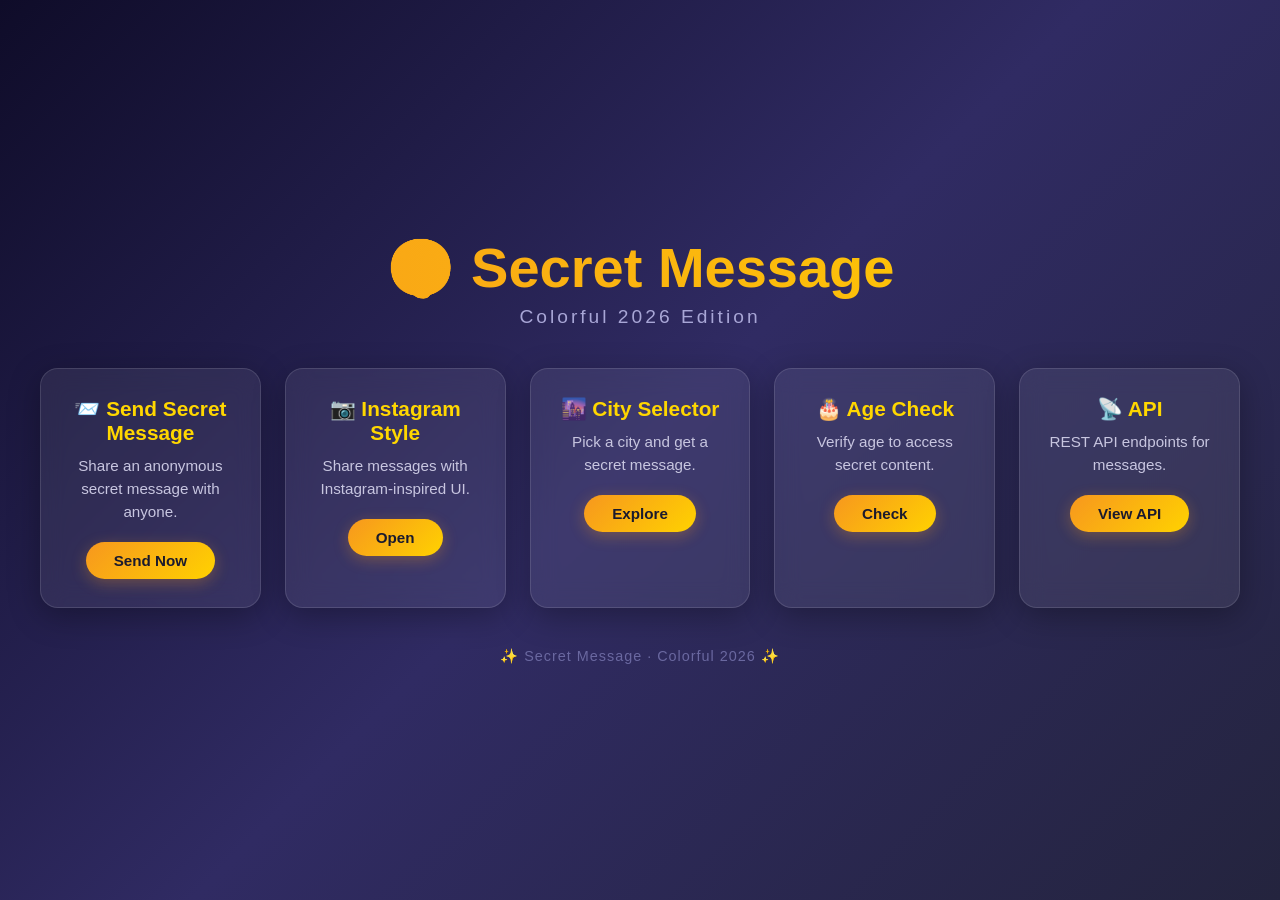
<file: index.html>
<!DOCTYPE html>
<html lang="en">
<head>
    <meta charset="UTF-8">
    <meta name="viewport" content="width=device-width, initial-scale=1.0">
    <title>Secret Message · Colorful 2026</title>
    <link rel="stylesheet" href="style.css">
</head>
<body>
    <div class="container">
        <header>
            <h1>🤫 Secret Message</h1>
            <p class="subtitle">Colorful 2026 Edition</p>
        </header>

        <main>
            <div class="card-grid">
                <div class="card">
                    <h3>📨 Send Secret Message</h3>
                    <p>Share an anonymous secret message with anyone.</p>
                    <a href="message.html" class="btn">Send Now</a>
                </div>

                <div class="card">
                    <h3>📷 Instagram Style</h3>
                    <p>Share messages with Instagram-inspired UI.</p>
                    <a href="instagram.html" class="btn">Open</a>
                </div>

                <div class="card">
                    <h3>🌆 City Selector</h3>
                    <p>Pick a city and get a secret message.</p>
                    <a href="city.html" class="btn">Explore</a>
                </div>

                <div class="card">
                    <h3>🎂 Age Check</h3>
                    <p>Verify age to access secret content.</p>
                    <a href="age.html" class="btn">Check</a>
                </div>

                <div class="card">
                    <h3>📡 API</h3>
                    <p>REST API endpoints for messages.</p>
                    <a href="api" class="btn">View API</a>
                </div>
            </div>
        </main>

        <footer>
            <p>✨ Secret Message · Colorful 2026 ✨</p>
        </footer>
    </div>
    <script src="script.js"></script>
</body>
</html>
</file>
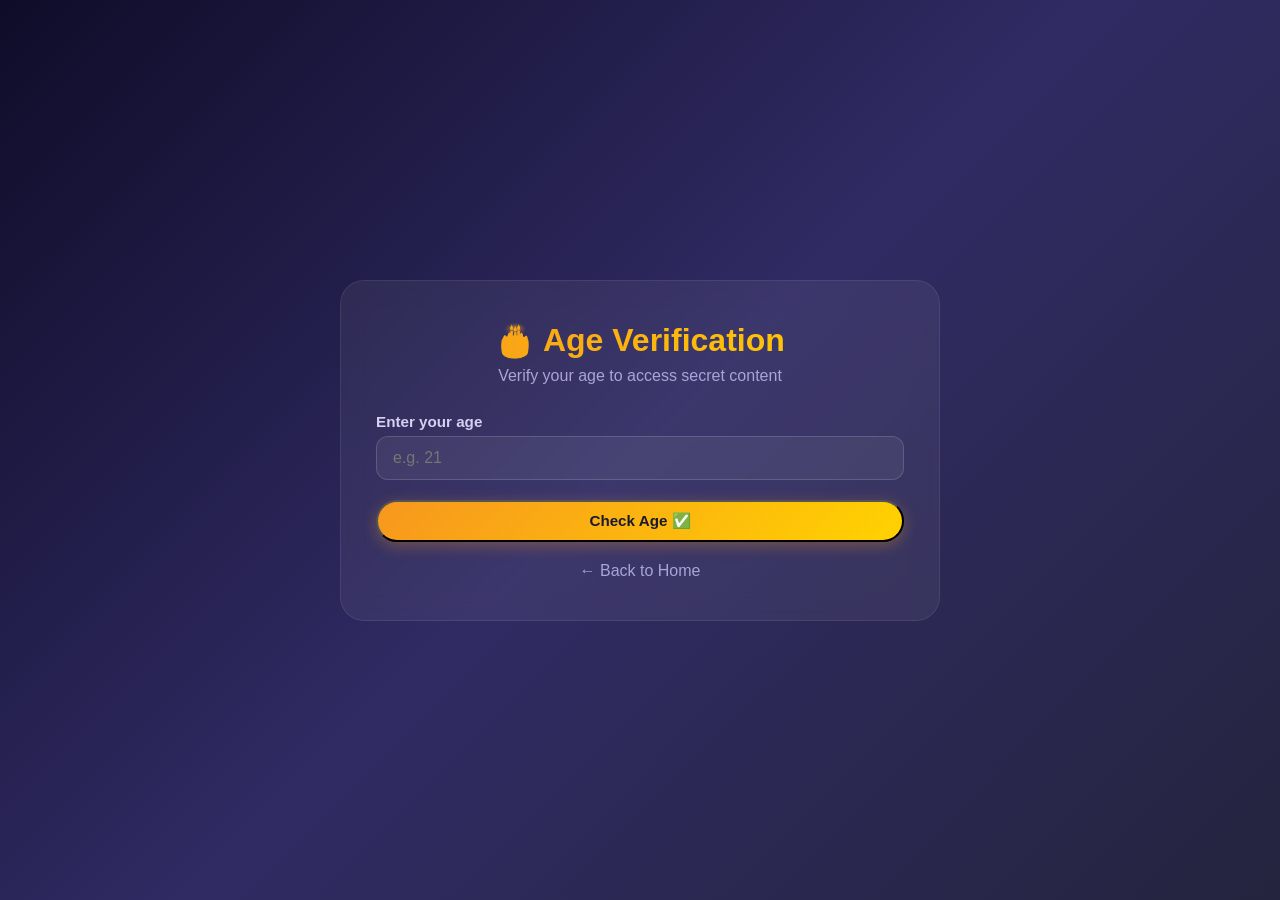
<file: age.html>
<!DOCTYPE html>
<html lang="en">
<head>
    <meta charset="UTF-8">
    <meta name="viewport" content="width=device-width, initial-scale=1.0">
    <title>Age Check</title>
    <link rel="stylesheet" href="style.css">
</head>
<body>
    <div class="container">
        <div class="message-container">
            <h2>🎂 Age Verification</h2>
            <p class="sub">Verify your age to access secret content</p>

            <form id="ageForm">
                <div class="form-group">
                    <label>Enter your age</label>
                    <input type="number" id="ageInput" placeholder="e.g. 21" min="1" max="120" required>
                </div>
                <button type="submit" class="btn" style="width:100%;">Check Age ✅</button>
            </form>

            <div id="ageResult" style="display:none;margin-top:24px;">
                <div class="age-display" id="ageDisplay">0</div>
                <div class="age-status" id="ageStatus">Checking...</div>
            </div>

            <a href="index.html" class="back-link" style="display:block;text-align:center;margin-top:20px;">← Back to Home</a>
        </div>
    </div>
    <script src="script.js"></script>
</body>
</html>
</file>
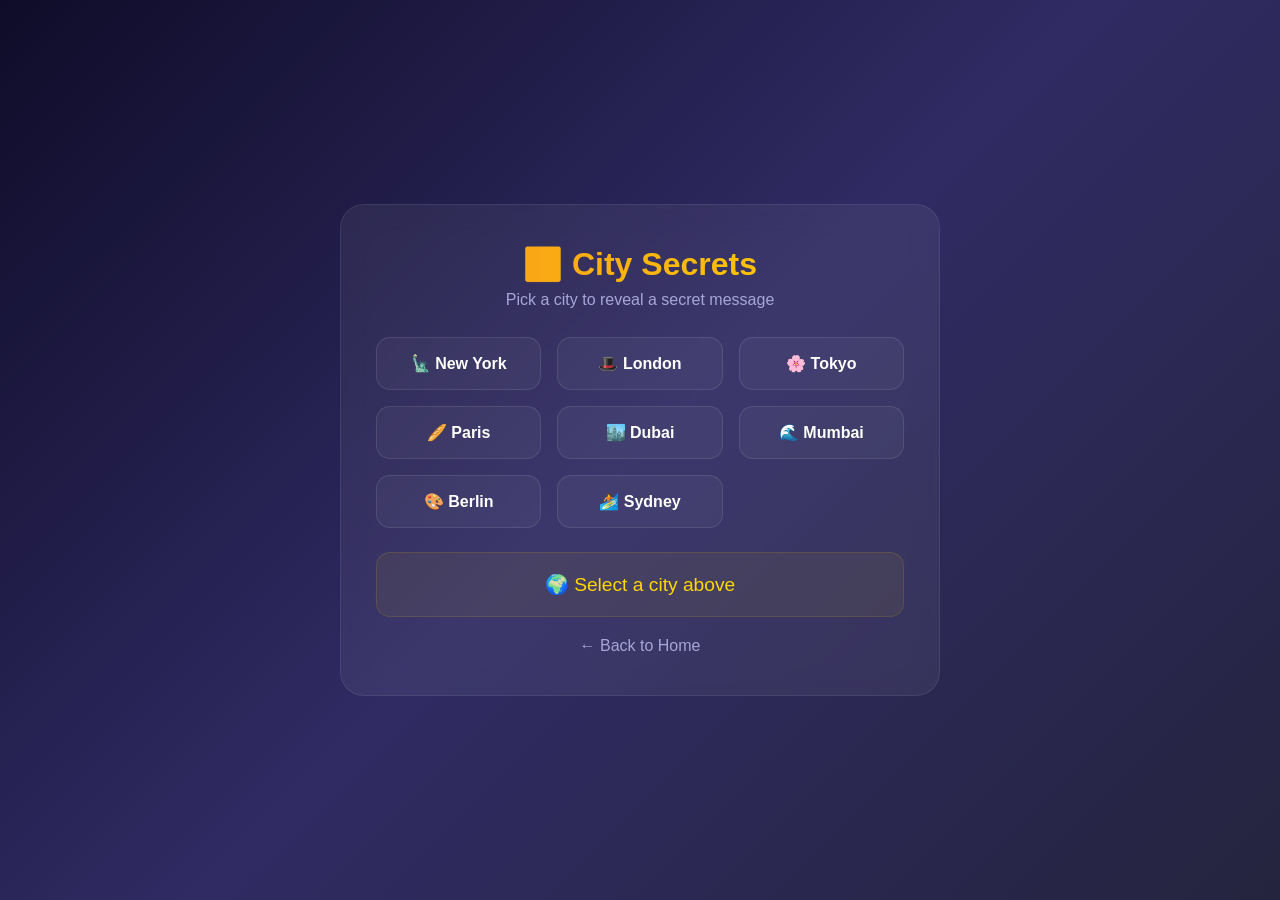
<file: city.html>
<!DOCTYPE html>
<html lang="en">
<head>
    <meta charset="UTF-8">
    <meta name="viewport" content="width=device-width, initial-scale=1.0">
    <title>City Selector</title>
    <link rel="stylesheet" href="style.css">
</head>
<body>
    <div class="container">
        <div class="message-container">
            <h2>🌆 City Secrets</h2>
            <p class="sub">Pick a city to reveal a secret message</p>

            <div class="city-grid">
                <button class="city-btn" data-city="newyork">🗽 New York</button>
                <button class="city-btn" data-city="london">🎩 London</button>
                <button class="city-btn" data-city="tokyo">🌸 Tokyo</button>
                <button class="city-btn" data-city="paris">🥖 Paris</button>
                <button class="city-btn" data-city="dubai">🏙️ Dubai</button>
                <button class="city-btn" data-city="mumbai">🌊 Mumbai</button>
                <button class="city-btn" data-city="berlin">🎨 Berlin</button>
                <button class="city-btn" data-city="sydney">🏄 Sydney</button>
            </div>

            <div class="city-message" id="cityMessage">
                🌍 Select a city above
            </div>

            <a href="index.html" class="back-link" style="display:block;text-align:center;margin-top:20px;">← Back to Home</a>
        </div>
    </div>
    <script src="script.js"></script>
</body>
</html>
</file>
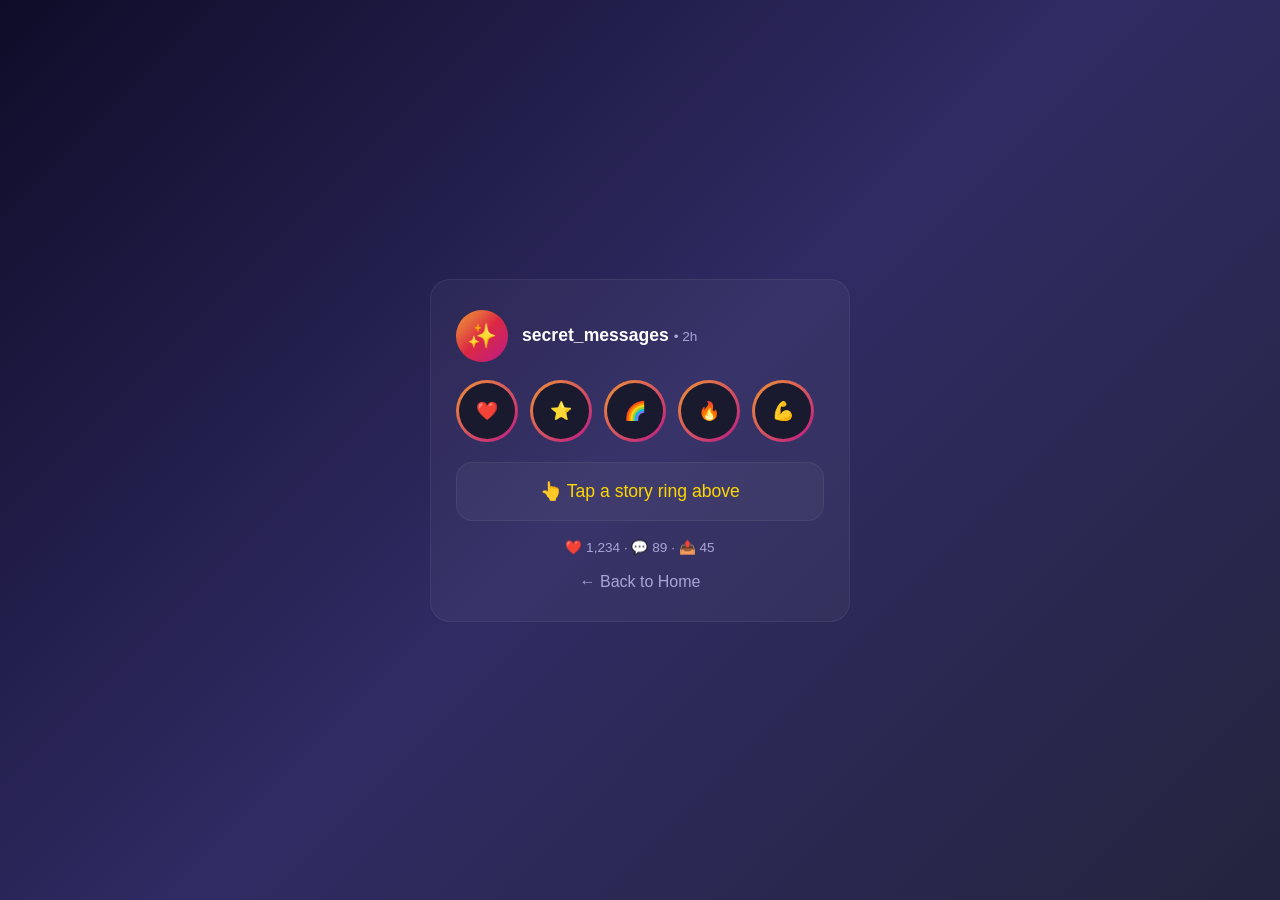
<file: instagram.html>
<!DOCTYPE html>
<html lang="en">
<head>
    <meta charset="UTF-8">
    <meta name="viewport" content="width=device-width, initial-scale=1.0">
    <title>Instagram Style</title>
    <link rel="stylesheet" href="style.css">
</head>
<body>
    <div class="container">
        <div class="instagram-card">
            <div class="profile">
                <div class="avatar">✨</div>
                <div class="username">
                    secret_messages <span>• 2h</span>
                </div>
            </div>

            <div class="story-highlight">
                <div class="story-ring" data-msg="💖 You are loved!">
                    <div class="inner">❤️</div>
                </div>
                <div class="story-ring" data-msg="🌟 Keep shining!">
                    <div class="inner">⭐</div>
                </div>
                <div class="story-ring" data-msg="🌈 Stay colorful!">
                    <div class="inner">🌈</div>
                </div>
                <div class="story-ring" data-msg="🔥 You're on fire!">
                    <div class="inner">🔥</div>
                </div>
                <div class="story-ring" data-msg="💪 You got this!">
                    <div class="inner">💪</div>
                </div>
            </div>

            <div class="message-box">
                <div class="msg" id="instaMessage">👆 Tap a story ring above</div>
            </div>

            <div style="margin-top:18px;text-align:center;color:#a8a6d6;font-size:0.85rem;">
                <span>❤️ 1,234</span> · <span>💬 89</span> · <span>📤 45</span>
            </div>

            <a href="index.html" class="back-link" style="display:block;text-align:center;margin-top:18px;">← Back to Home</a>
        </div>
    </div>
    <script src="script.js"></script>
</body>
</html>
</file>
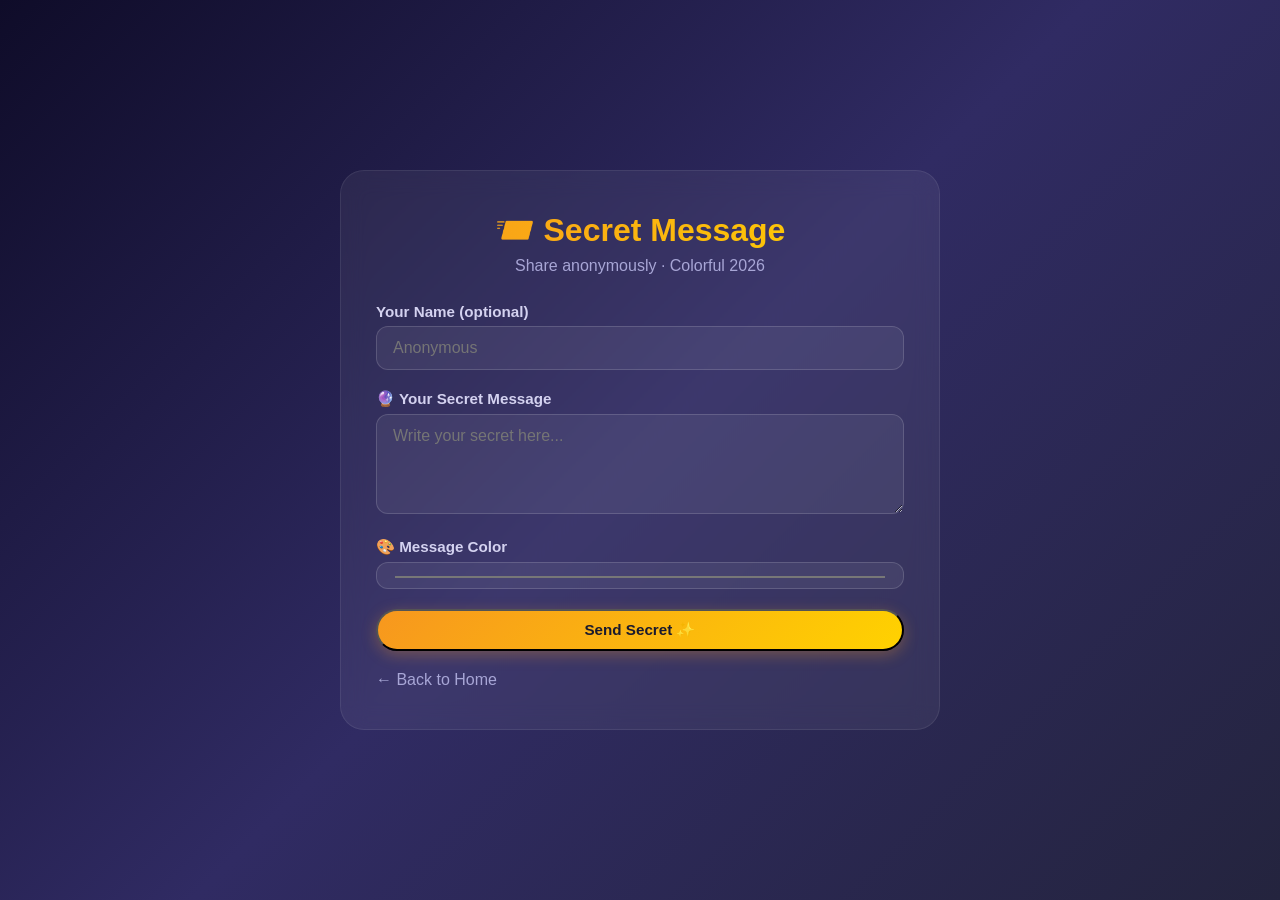
<file: message.html>
<!DOCTYPE html>
<html lang="en">
<head>
    <meta charset="UTF-8">
    <meta name="viewport" content="width=device-width, initial-scale=1.0">
    <title>Send Secret Message</title>
    <link rel="stylesheet" href="style.css">
</head>
<body>
    <div class="container">
        <div class="message-container">
            <h2>📨 Secret Message</h2>
            <p class="sub">Share anonymously · Colorful 2026</p>

            <form id="secretForm">
                <div class="form-group">
                    <label>Your Name (optional)</label>
                    <input type="text" id="senderName" placeholder="Anonymous" maxlength="30">
                </div>

                <div class="form-group">
                    <label>🔮 Your Secret Message</label>
                    <textarea id="secretMessage" placeholder="Write your secret here..." required></textarea>
                </div>

                <div class="form-group">
                    <label>🎨 Message Color</label>
                    <input type="color" id="msgColor" value="#ffd700">
                </div>

                <button type="submit" class="btn" style="width:100%;">Send Secret ✨</button>
            </form>

            <div class="message-output" id="messageOutput">
                <div class="secret" id="secretText">"Your secret message"</div>
                <p style="text-align:center;color:#a8a6d6;margin-top:8px;" id="senderDisplay">— Anonymous</p>
            </div>

            <a href="index.html" class="back-link">← Back to Home</a>
        </div>
    </div>
    <script src="script.js"></script>
</body>
</html>
</file>
<file: style.css>
/* ===== RESET & BASE ===== */
* {
    margin: 0;
    padding: 0;
    box-sizing: border-box;
}

body {
    font-family: 'Segoe UI', Tahoma, Geneva, Verdana, sans-serif;
    background: linear-gradient(135deg, #0f0c29, #302b63, #24243e);
    min-height: 100vh;
    display: flex;
    justify-content: center;
    align-items: center;
    padding: 20px;
    color: #fff;
}

.container {
    max-width: 1200px;
    width: 100%;
}

header {
    text-align: center;
    margin-bottom: 40px;
}

header h1 {
    font-size: 3.5rem;
    background: linear-gradient(90deg, #f7971e, #ffd200, #f7971e);
    background-size: 200%;
    -webkit-background-clip: text;
    -webkit-text-fill-color: transparent;
    animation: shimmer 3s infinite;
}

@keyframes shimmer {
    0% { background-position: 0%; }
    100% { background-position: 200%; }
}

.subtitle {
    font-size: 1.2rem;
    color: #a8a6d6;
    letter-spacing: 3px;
    margin-top: 5px;
}

/* ===== CARDS ===== */
.card-grid {
    display: grid;
    grid-template-columns: repeat(auto-fit, minmax(220px, 1fr));
    gap: 24px;
    margin: 30px 0;
}

.card {
    background: rgba(255,255,255,0.07);
    backdrop-filter: blur(12px);
    border: 1px solid rgba(255,255,255,0.12);
    border-radius: 18px;
    padding: 28px 22px;
    text-align: center;
    transition: 0.3s;
    box-shadow: 0 8px 32px rgba(0,0,0,0.3);
}

.card:hover {
    transform: translateY(-8px);
    border-color: #ffd700;
    box-shadow: 0 12px 48px rgba(255,215,0,0.15);
}

.card h3 {
    font-size: 1.3rem;
    margin-bottom: 10px;
    color: #ffd700;
}

.card p {
    font-size: 0.95rem;
    color: #c8c6e0;
    margin-bottom: 18px;
    line-height: 1.5;
}

.btn {
    display: inline-block;
    padding: 10px 28px;
    border-radius: 30px;
    background: linear-gradient(135deg, #f7971e, #ffd200);
    color: #1a1a2e;
    text-decoration: none;
    font-weight: 700;
    font-size: 0.95rem;
    transition: 0.25s;
    box-shadow: 0 4px 15px rgba(247, 151, 30, 0.3);
}

.btn:hover {
    transform: scale(1.05);
    box-shadow: 0 6px 25px rgba(247, 151, 30, 0.5);
}

.btn-secondary {
    background: rgba(255,255,255,0.12);
    color: #fff;
    box-shadow: none;
}

.btn-secondary:hover {
    background: rgba(255,255,255,0.2);
    box-shadow: none;
}

footer {
    text-align: center;
    margin-top: 40px;
    color: #6a68a0;
    font-size: 0.9rem;
    letter-spacing: 1px;
}

/* ===== MESSAGE PAGE ===== */
.message-container {
    max-width: 600px;
    margin: 0 auto;
    background: rgba(255,255,255,0.06);
    backdrop-filter: blur(12px);
    border-radius: 24px;
    padding: 40px 35px;
    border: 1px solid rgba(255,255,255,0.08);
}

.message-container h2 {
    text-align: center;
    font-size: 2rem;
    margin-bottom: 8px;
    background: linear-gradient(90deg, #f7971e, #ffd200);
    -webkit-background-clip: text;
    -webkit-text-fill-color: transparent;
}

.message-container .sub {
    text-align: center;
    color: #a8a6d6;
    margin-bottom: 28px;
}

.form-group {
    margin-bottom: 20px;
}

.form-group label {
    display: block;
    font-weight: 600;
    margin-bottom: 6px;
    color: #d4d2f0;
    font-size: 0.95rem;
}

.form-group input,
.form-group textarea,
.form-group select {
    width: 100%;
    padding: 12px 16px;
    border-radius: 12px;
    border: 1px solid rgba(255,255,255,0.15);
    background: rgba(255,255,255,0.06);
    color: #fff;
    font-size: 1rem;
    transition: 0.2s;
    font-family: inherit;
}

.form-group input:focus,
.form-group textarea:focus,
.form-group select:focus {
    outline: none;
    border-color: #ffd700;
    background: rgba(255,255,255,0.1);
}

.form-group textarea {
    resize: vertical;
    min-height: 100px;
}

.form-group select option {
    background: #1a1a2e;
    color: #fff;
}

.message-output {
    margin-top: 30px;
    padding: 20px;
    border-radius: 14px;
    background: rgba(255,215,0,0.08);
    border: 1px solid rgba(255,215,0,0.2);
    display: none;
}

.message-output.show {
    display: block;
}

.message-output .secret {
    font-size: 1.3rem;
    color: #ffd700;
    text-align: center;
    word-break: break-word;
}

.back-link {
    display: inline-block;
    margin-top: 20px;
    color: #a8a6d6;
    text-decoration: none;
    transition: 0.2s;
}

.back-link:hover {
    color: #ffd700;
}

/* ===== INSTAGRAM STYLE ===== */
.instagram-card {
    max-width: 420px;
    margin: 0 auto;
    background: rgba(255,255,255,0.04);
    border-radius: 20px;
    padding: 30px 25px;
    border: 1px solid rgba(255,255,255,0.06);
}

.instagram-card .profile {
    display: flex;
    align-items: center;
    gap: 14px;
    margin-bottom: 18px;
}

.instagram-card .avatar {
    width: 52px;
    height: 52px;
    border-radius: 50%;
    background: linear-gradient(135deg, #f09433, #e6683c, #dc2743, #cc2366, #bc1888);
    display: flex;
    align-items: center;
    justify-content: center;
    font-size: 24px;
    color: #fff;
}

.instagram-card .username {
    font-weight: 700;
    font-size: 1.1rem;
}

.instagram-card .username span {
    color: #a8a6d6;
    font-weight: 400;
    font-size: 0.85rem;
}

.instagram-card .story-highlight {
    display: flex;
    gap: 12px;
    margin: 16px 0 20px;
    flex-wrap: wrap;
}

.instagram-card .story-ring {
    width: 62px;
    height: 62px;
    border-radius: 50%;
    padding: 3px;
    background: linear-gradient(135deg, #f09433, #bc1888);
    display: flex;
    align-items: center;
    justify-content: center;
}

.instagram-card .story-ring .inner {
    width: 100%;
    height: 100%;
    border-radius: 50%;
    background: #1a1a2e;
    display: flex;
    align-items: center;
    justify-content: center;
    font-size: 18px;
}

.instagram-card .story-ring .inner span {
    font-size: 10px;
    color: #a8a6d6;
    text-align: center;
}

.instagram-card .message-box {
    background: rgba(255,255,255,0.04);
    border-radius: 16px;
    padding: 18px;
    border: 1px solid rgba(255,255,255,0.06);
    margin-top: 10px;
}

.instagram-card .message-box .msg {
    color: #ffd700;
    font-size: 1.1rem;
    text-align: center;
}

/* ===== CITY PAGE ===== */
.city-grid {
    display: grid;
    grid-template-columns: repeat(auto-fit, minmax(140px, 1fr));
    gap: 16px;
    margin: 20px 0;
}

.city-btn {
    padding: 16px;
    border-radius: 14px;
    border: 1px solid rgba(255,255,255,0.1);
    background: rgba(255,255,255,0.04);
    color: #fff;
    font-size: 1rem;
    cursor: pointer;
    transition: 0.25s;
    font-weight: 600;
}

.city-btn:hover {
    background: rgba(255,215,0,0.12);
    border-color: #ffd700;
    transform: scale(1.03);
}

.city-btn.active {
    background: rgba(255,215,0,0.15);
    border-color: #ffd700;
}

.city-message {
    margin-top: 24px;
    padding: 20px;
    border-radius: 14px;
    background: rgba(255,215,0,0.06);
    border: 1px solid rgba(255,215,0,0.12);
    text-align: center;
    min-height: 60px;
    display: flex;
    align-items: center;
    justify-content: center;
    font-size: 1.2rem;
    color: #ffd700;
}

/* ===== AGE PAGE ===== */
.age-display {
    text-align: center;
    font-size: 4rem;
    font-weight: 700;
    margin: 20px 0;
    background: linear-gradient(90deg, #f7971e, #ffd200);
    -webkit-background-clip: text;
    -webkit-text-fill-color: transparent;
}

.age-status {
    text-align: center;
    padding: 16px;
    border-radius: 14px;
    margin-top: 10px;
    font-weight: 600;
}

.age-status.valid {
    background: rgba(0, 255, 100, 0.12);
    border: 1px solid rgba(0, 255, 100, 0.2);
    color: #7dffb3;
}

.age-status.invalid {
    background: rgba(255, 0, 50, 0.12);
    border: 1px solid rgba(255, 0, 50, 0.2);
    color: #ff7d8a;
}

/* ===== RESPONSIVE ===== */
@media (max-width: 600px) {
    header h1 {
        font-size: 2.2rem;
    }
    .card-grid {
        grid-template-columns: 1fr;
    }
    .message-container {
        padding: 24px 18px;
    }
    .city-grid {
        grid-template-columns: 1fr 1fr;
    }
    .instagram-card {
        padding: 20px 16px;
    }
}
</file>
